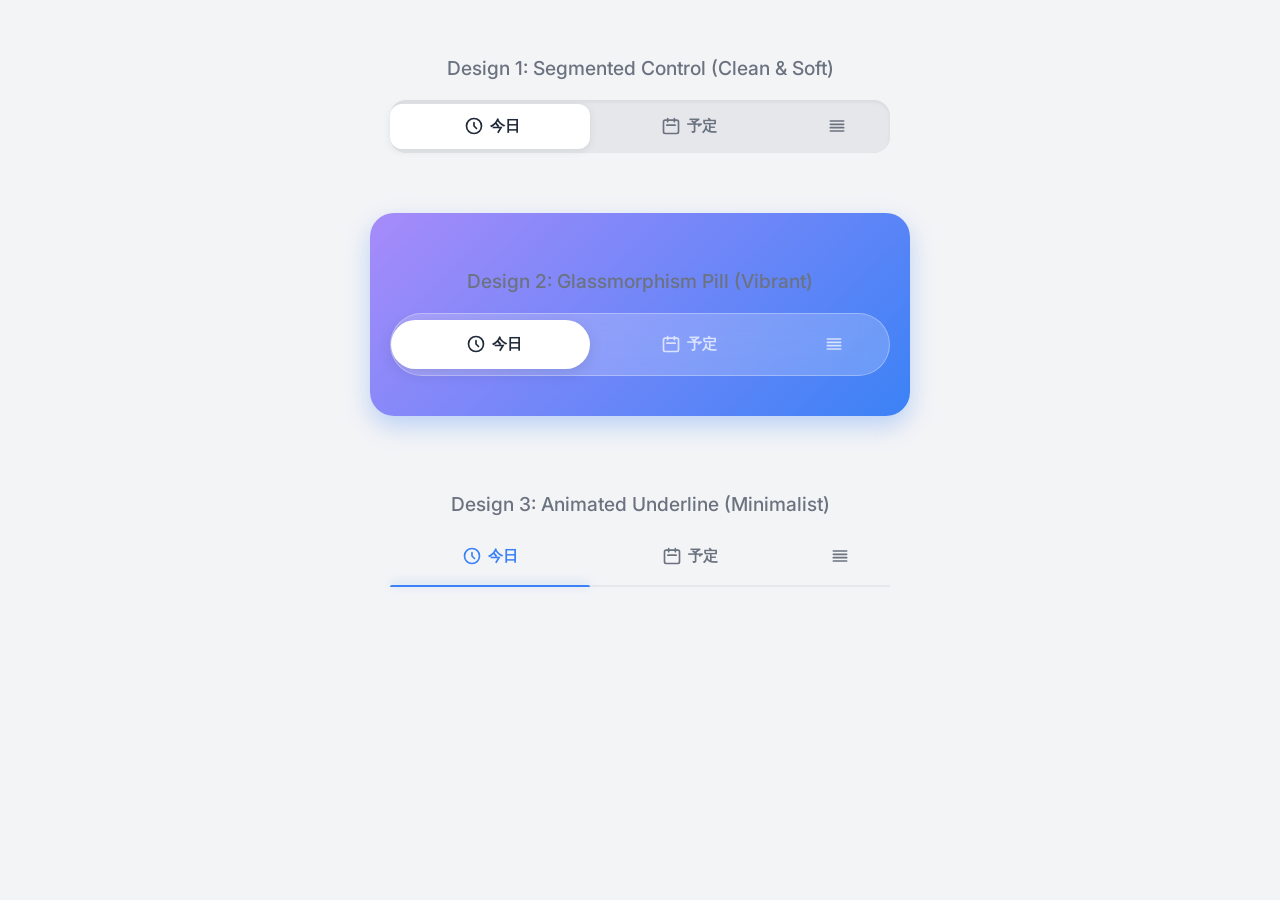
<file: tab-designs.html>
<!DOCTYPE html>
<html lang="ja">
<head>
  <meta charset="UTF-8">
  <meta name="viewport" content="width=device-width, initial-scale=1.0">
  <title>FocusFlow - Tab Designs</title>
  <style>
    @import url('https://fonts.googleapis.com/css2?family=Inter:wght@400;500;600&display=swap');

    :root {
      --bg-color: #f3f4f6;
      --text-main: #1f2937;
      --text-muted: #6b7280;
      --accent-color: #3b82f6;
      --accent-glow: rgba(59, 130, 246, 0.4);
    }

    body {
      font-family: 'Inter', sans-serif;
      background-color: var(--bg-color);
      color: var(--text-main);
      padding: 40px 20px;
      margin: 0;
      display: flex;
      flex-direction: column;
      gap: 60px;
      align-items: center;
    }

    .container {
      width: 100%;
      max-width: 500px;
    }

    h2 {
      font-size: 1.2rem;
      color: var(--text-muted);
      margin-bottom: 20px;
      text-align: center;
      font-weight: 500;
    }

    /* Common icons for demonstration */
    .icon {
      width: 20px;
      height: 20px;
      margin-right: 6px;
      display: inline-block;
      vertical-align: middle;
    }
    .history-icon {
      margin-right: 0;
    }
    
    .tab-text {
      display: inline-block;
      vertical-align: middle;
      font-weight: 600;
      font-size: 0.95rem;
    }

    /* =========================================
       Design 1: Modern Segmented Control (iOS Inspired, Soft Pop)
       ========================================= */
    .design-1 {
      background: #e5e7eb;
      padding: 4px;
      border-radius: 16px;
      display: flex;
      position: relative;
      box-shadow: inset 0 2px 4px rgba(0,0,0,0.06);
    }

    .design-1 button {
      background: none;
      border: none;
      padding: 12px 0;
      color: var(--text-muted);
      border-radius: 12px;
      cursor: pointer;
      position: relative;
      z-index: 2;
      transition: color 0.3s ease;
      display: flex;
      align-items: center;
      justify-content: center;
    }

    .design-1 button.active {
      color: var(--text-main);
    }

    /* The sliding background */
    .d1-slider {
      position: absolute;
      top: 4px;
      bottom: 4px;
      background: white;
      border-radius: 12px;
      box-shadow: 0 2px 8px rgba(0,0,0,0.08);
      z-index: 1;
      transition: all 0.4s cubic-bezier(0.25, 1, 0.5, 1);
    }

    /* Layout specific flex ratios */
    .d1-today, .d1-schedule { flex: 4; }
    .d1-history { flex: 2; }


    /* =========================================
       Design 2: Floating Glassmorphism Pill
       ========================================= */
    .design-2-wrapper {
      background: linear-gradient(135deg, #a78bfa 0%, #3b82f6 100%);
      padding: 40px 20px;
      border-radius: 24px;
      box-shadow: 0 10px 25px rgba(59, 130, 246, 0.3);
    }
    
    .design-2 h2 { color: rgba(255,255,255,0.9); }

    .design-2 {
      background: rgba(255, 255, 255, 0.2);
      backdrop-filter: blur(12px);
      -webkit-backdrop-filter: blur(12px);
      border: 1px solid rgba(255, 255, 255, 0.3);
      padding: 6px;
      border-radius: 100px;
      display: flex;
      position: relative;
    }

    .design-2 button {
      background: none;
      border: none;
      padding: 14px 0;
      color: rgba(255, 255, 255, 0.7);
      border-radius: 100px;
      cursor: pointer;
      position: relative;
      z-index: 2;
      transition: color 0.3s ease;
      display: flex;
      align-items: center;
      justify-content: center;
    }

    .design-2 button.active {
      color: #1f2937;
    }

    .d2-slider {
      position: absolute;
      top: 6px;
      bottom: 6px;
      background: #ffffff;
      border-radius: 100px;
      box-shadow: 0 4px 15px rgba(0,0,0,0.1);
      z-index: 1;
      transition: all 0.4s cubic-bezier(0.25, 1, 0.5, 1);
    }

    /* Layout specific flex ratios */
    .d2-today, .d2-schedule { flex: 4; }
    .d2-history { flex: 2; }


    /* =========================================
       Design 3: Minimalist Animated Underline
       ========================================= */
    .design-3 {
      display: flex;
      position: relative;
      border-bottom: 2px solid #e5e7eb;
      padding-bottom: 8px;
    }

    .design-3 button {
      background: none;
      border: none;
      padding: 10px 0;
      color: var(--text-muted);
      cursor: pointer;
      transition: color 0.3s ease;
      display: flex;
      align-items: center;
      justify-content: center;
    }

    .design-3 button:hover {
      color: var(--text-main);
      background: rgba(243, 244, 246, 0.5);
      border-radius: 8px;
    }

    .design-3 button.active {
      color: var(--accent-color);
    }

    .d3-slider {
      position: absolute;
      bottom: -2px; /* cover the border bottom */
      height: 2px;
      background: var(--accent-color);
      border-radius: 2px 2px 0 0;
      transition: all 0.3s ease;
      box-shadow: 0 -2px 10px var(--accent-glow);
    }

    /* Layout specific flex ratios */
    .d3-today, .d3-schedule { flex: 4; }
    .d3-history { flex: 2; }


  </style>
</head>
<body>

  <!-- Design 1 -->
  <div class="container">
    <h2>Design 1: Segmented Control (Clean & Soft)</h2>
    <nav class="design-1" id="nav1">
      <div class="d1-slider" id="slider1"></div>
      <button class="d1-today active" onclick="setTab(1, 0, 4)">
        <svg class="icon" fill="none" stroke="currentColor" viewBox="0 0 24 24"><path stroke-linecap="round" stroke-linejoin="round" stroke-width="2" d="M12 8v4l3 3m6-3a9 9 0 11-18 0 9 9 0 0118 0z"></path></svg>
        <span class="tab-text">今日</span>
      </button>
      <button class="d1-schedule" onclick="setTab(1, 1, 4)">
        <svg class="icon" fill="none" stroke="currentColor" viewBox="0 0 24 24"><path stroke-linecap="round" stroke-linejoin="round" stroke-width="2" d="M8 7V3m8 4V3m-9 8h10M5 21h14a2 2 0 002-2V7a2 2 0 00-2-2H5a2 2 0 00-2 2v12a2 2 0 002 2z"></path></svg>
        <span class="tab-text">予定</span>
      </button>
      <button class="d1-history" onclick="setTab(1, 2, 2)">
        <svg class="icon history-icon" fill="none" stroke="currentColor" viewBox="0 0 24 24"><path stroke-linecap="round" stroke-linejoin="round" stroke-width="2" d="M4 6h16M4 10h16M4 14h16M4 18h16"></path></svg>
      </button>
    </nav>
  </div>

  <!-- Design 2 -->
  <div class="container design-2-wrapper">
    <div class="design-2-content">
      <h2>Design 2: Glassmorphism Pill (Vibrant)</h2>
      <nav class="design-2" id="nav2">
        <div class="d2-slider" id="slider2"></div>
        <button class="d2-today active" onclick="setTab(2, 0, 4)">
          <svg class="icon" fill="none" stroke="currentColor" viewBox="0 0 24 24"><path stroke-linecap="round" stroke-linejoin="round" stroke-width="2" d="M12 8v4l3 3m6-3a9 9 0 11-18 0 9 9 0 0118 0z"></path></svg>
          <span class="tab-text">今日</span>
        </button>
        <button class="d2-schedule" onclick="setTab(2, 1, 4)">
          <svg class="icon" fill="none" stroke="currentColor" viewBox="0 0 24 24"><path stroke-linecap="round" stroke-linejoin="round" stroke-width="2" d="M8 7V3m8 4V3m-9 8h10M5 21h14a2 2 0 002-2V7a2 2 0 00-2-2H5a2 2 0 00-2 2v12a2 2 0 002 2z"></path></svg>
          <span class="tab-text">予定</span>
        </button>
        <button class="d2-history" onclick="setTab(2, 2, 2)">
          <svg class="icon history-icon" fill="none" stroke="currentColor" viewBox="0 0 24 24"><path stroke-linecap="round" stroke-linejoin="round" stroke-width="2" d="M4 6h16M4 10h16M4 14h16M4 18h16"></path></svg>
        </button>
      </nav>
    </div>
  </div>

  <!-- Design 3 -->
  <div class="container">
    <h2>Design 3: Animated Underline (Minimalist)</h2>
    <nav class="design-3" id="nav3">
      <div class="d3-slider" id="slider3"></div>
      <button class="d3-today active" onclick="setTab(3, 0, 4)">
        <svg class="icon" fill="none" stroke="currentColor" viewBox="0 0 24 24"><path stroke-linecap="round" stroke-linejoin="round" stroke-width="2" d="M12 8v4l3 3m6-3a9 9 0 11-18 0 9 9 0 0118 0z"></path></svg>
        <span class="tab-text">今日</span>
      </button>
      <button class="d3-schedule" onclick="setTab(3, 1, 4)">
        <svg class="icon" fill="none" stroke="currentColor" viewBox="0 0 24 24"><path stroke-linecap="round" stroke-linejoin="round" stroke-width="2" d="M8 7V3m8 4V3m-9 8h10M5 21h14a2 2 0 002-2V7a2 2 0 00-2-2H5a2 2 0 00-2 2v12a2 2 0 002 2z"></path></svg>
        <span class="tab-text">予定</span>
      </button>
      <button class="d3-history" onclick="setTab(3, 2, 2)">
        <svg class="icon history-icon" fill="none" stroke="currentColor" viewBox="0 0 24 24"><path stroke-linecap="round" stroke-linejoin="round" stroke-width="2" d="M4 6h16M4 10h16M4 14h16M4 18h16"></path></svg>
      </button>
    </nav>
  </div>

  <script>
    // Total flex parts = 4 + 4 + 2 = 10
    const TOTAL_FLEX = 10;
    
    // Initial setup for sliders
    function initSlider(designNum) {
      const nav = document.getElementById(`nav${designNum}`);
      const slider = document.getElementById(`slider${designNum}`);
      const buttons = nav.querySelectorAll('button');
      
      // Default to first tab (index 0, flex 4)
      updateSlider(slider, 0, 4, TOTAL_FLEX);
    }

    function updateSlider(slider, index, flex, totalFlex) {
      // Calculate offset percentage and width percentage based on flex
      let offsetFlex = 0;
      if (index === 1) offsetFlex = 4;
      if (index === 2) offsetFlex = 8;
      
      const widthPercent = (flex / totalFlex) * 100;
      const leftPercent = (offsetFlex / totalFlex) * 100;
      
      slider.style.width = `${widthPercent}%`;
      slider.style.left = `${leftPercent}%`;
    }

    function setTab(designNum, index, flex) {
      const nav = document.getElementById(`nav${designNum}`);
      const slider = document.getElementById(`slider${designNum}`);
      const buttons = nav.querySelectorAll('button');
      
      buttons.forEach(btn => btn.classList.remove('active'));
      buttons[index].classList.add('active');
      
      updateSlider(slider, index, flex, TOTAL_FLEX);
    }

    window.onload = () => {
      initSlider(1);
      initSlider(2);
      initSlider(3);
      
      // Handle window resize if needed (percentage based handles it mostly)
    };
  </script>
</body>
</html>
</file>
